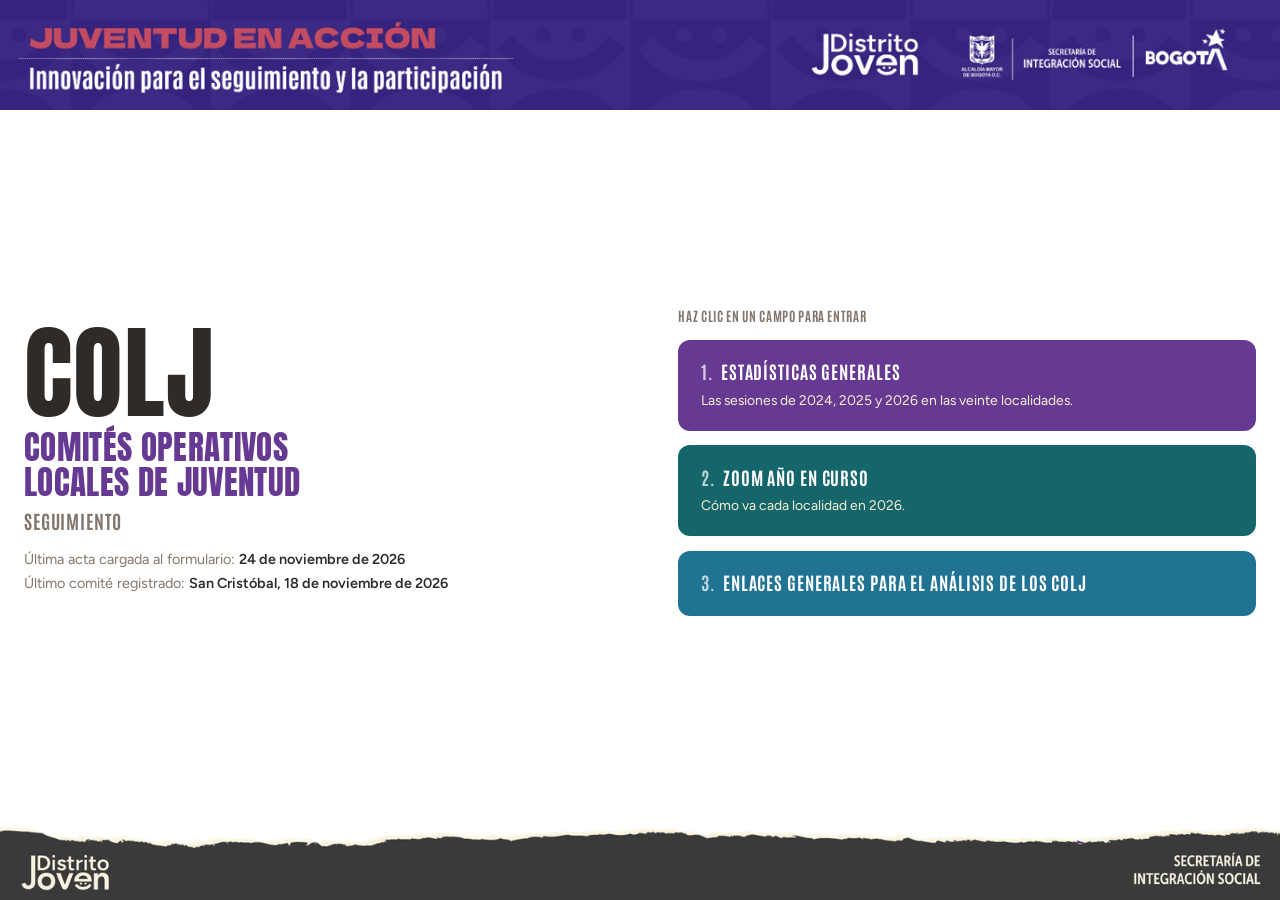
<file: index.html>
<!DOCTYPE html>
<html lang="es-CO">
<head>
<meta charset="utf-8">
<meta name="viewport" content="width=device-width, initial-scale=1">
<title>Revisión COLJ 2026</title>
<link rel="stylesheet" href="recursos/tablero.css">
</head>
<body>

<img class="banner" src="imagenes/Header.png"
     alt="Juventud en acción. Innovación para el seguimiento y la participación.
          Distrito Joven, Secretaría Distrital de Integración Social, Bogotá">

<div class="portada">
  <div class="col-izq">
    <h1>COLJ</h1>
    <p class="nombre-largo">Comités Operativos Locales de Juventud</p>
    <p class="seguimiento">Seguimiento</p>
    <p class="ultimo-registro">
      <span>Última acta cargada al formulario: <b>24 de noviembre de 2026</b></span>
      <span>Último comité registrado: <b>San Cristóbal, 18 de noviembre de 2026</b></span>
    </p>
  </div>

  <div class="col-der">
    <p class="instruccion">Haz clic en un campo para entrar</p>
    <div class="campos" id="campos"></div>
  </div>
</div>


<img class="marca-pie" src="imagenes/marca-pie.png"
     alt="Distrito Joven, Secretaría Distrital de Integración Social">

<script src="datos/datos_colj.js"></script>
<script src="recursos/tablero.js"></script>
<script>pintarCorte();pintarCampos();</script>
</body>
</html>
</file>
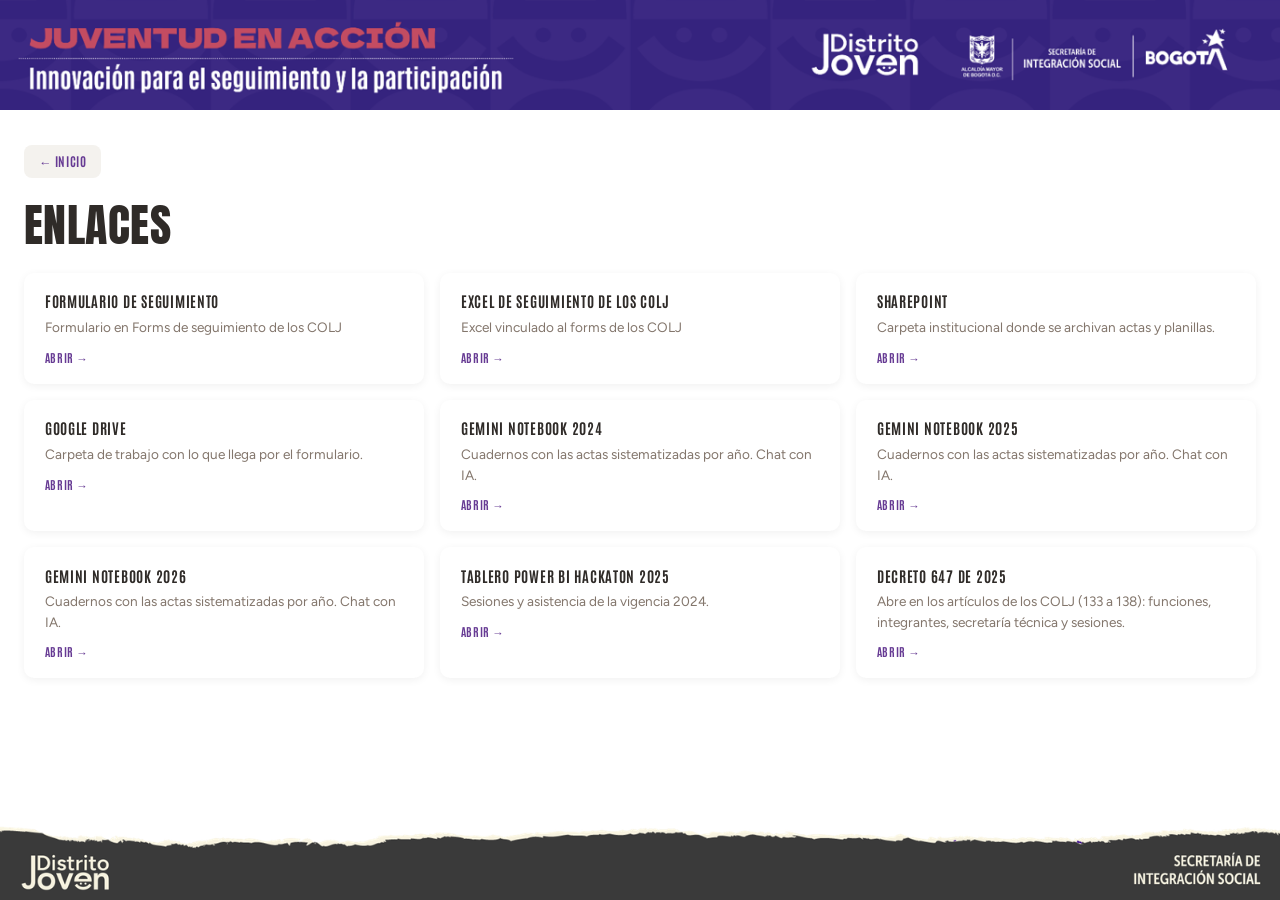
<file: html/enlaces.html>
<!DOCTYPE html>
<html lang="es-CO">
<head>
<meta charset="utf-8">
<meta name="viewport" content="width=device-width, initial-scale=1">
<title>Enlaces · COLJ</title>
<link rel="stylesheet" href="../recursos/tablero.css">
</head>
<body>

<img class="banner" src="../imagenes/Header.png"
     alt="Juventud en acción. Innovación para el seguimiento y la participación.
          Distrito Joven, Secretaría Distrital de Integración Social, Bogotá">

<div class="titulo-zona">
  <a class="volver" href="../index.html">&larr; Inicio</a>
  <h1>Enlaces</h1>
</div>

<div class="container">
  <div class="rejilla" id="enlaces"></div>
</div>


<img class="marca-pie" src="../imagenes/marca-pie.png"
     alt="Distrito Joven, Secretaría Distrital de Integración Social">

<script src="../datos/datos_colj.js"></script>
<script src="../recursos/tablero.js"></script>
<script>pintarCorte();pintarEnlaces();</script>
</body>
</html>
</file>
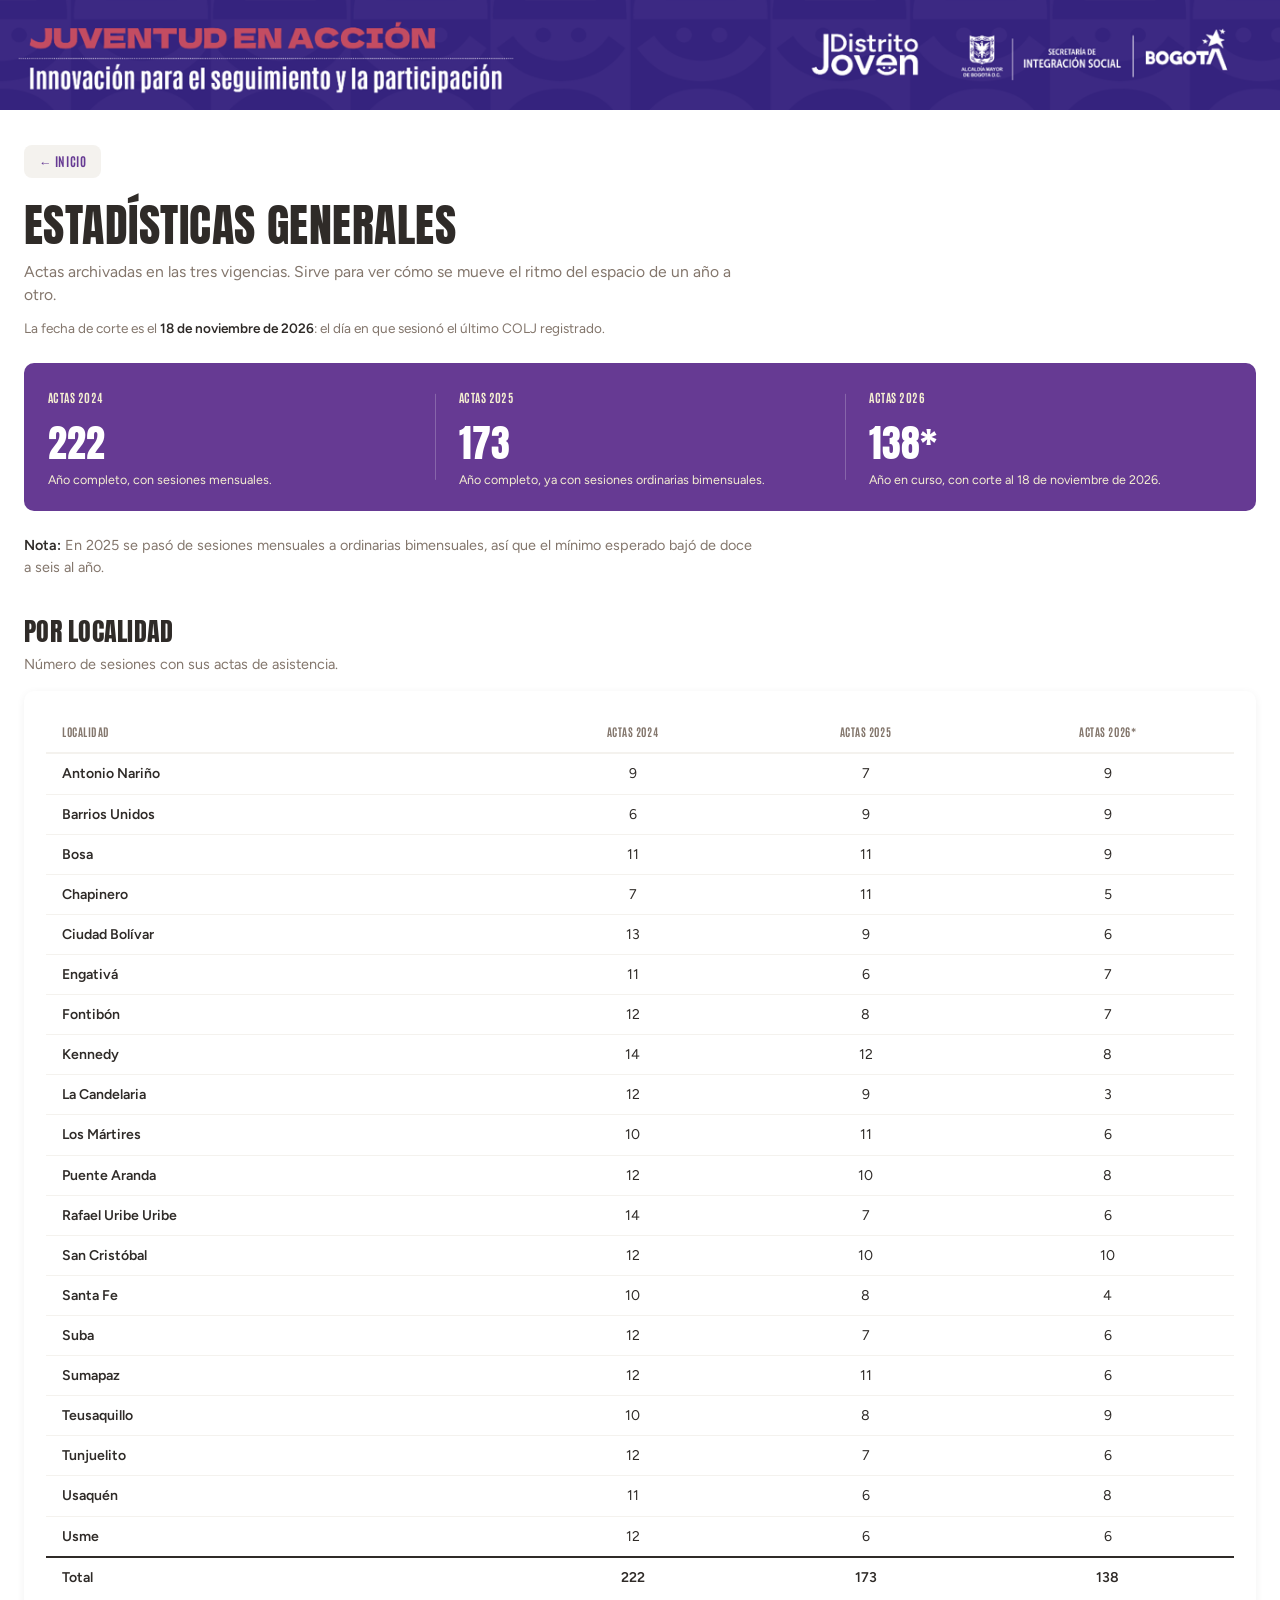
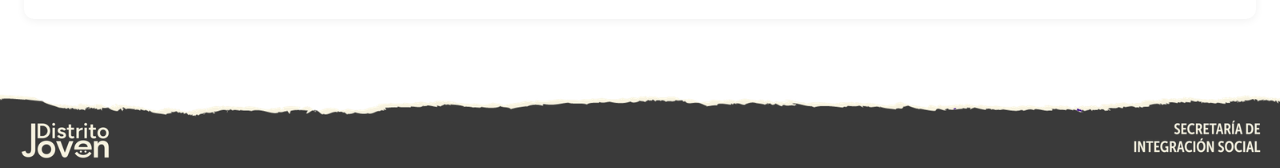
<file: html/estadisticas.html>
<!DOCTYPE html>
<html lang="es-CO">
<head>
<meta charset="utf-8">
<meta name="viewport" content="width=device-width, initial-scale=1">
<title>Estadísticas generales · COLJ</title>
<link rel="stylesheet" href="../recursos/tablero.css">
</head>
<body>

<img class="banner" src="../imagenes/Header.png"
     alt="Juventud en acción. Innovación para el seguimiento y la participación.
          Distrito Joven, Secretaría Distrital de Integración Social, Bogotá">

<div class="titulo-zona">
  <a class="volver" href="../index.html">&larr; Inicio</a>
  <h1>Estadísticas generales</h1>
  <p class="intro">Actas archivadas en las tres vigencias. Sirve para ver cómo
     se mueve el ritmo del espacio de un año a otro.</p>
  <p class="corte-aviso" id="corte-aviso"></p>
</div>

<div class="container">
  <div class="franja" id="franja-anios"></div>

  <p class="nota-general"><strong>Nota:</strong> En 2025 se pasó de sesiones
     mensuales a ordinarias bimensuales, así que el mínimo esperado bajó de
     doce a seis al año.</p>

  <div class="rotulo-seccion">
    <h2>Por localidad</h2>
    <p>Número de sesiones con sus actas de asistencia.</p>
  </div>
  <div class="tarjeta tabla-ancha">
    <table>
      <thead>
        <tr>
          <th>Localidad</th>
          <th>Actas 2024</th>
          <th>Actas 2025</th>
          <th>Actas 2026*</th>
        </tr>
      </thead>
      <tbody id="tabla-serie"></tbody>
    </table>
  </div>
</div>


<img class="marca-pie" src="../imagenes/marca-pie.png"
     alt="Distrito Joven, Secretaría Distrital de Integración Social">

<script src="../datos/datos_colj.js"></script>
<script src="../recursos/tablero.js"></script>
<script>pintarCorte();pintarFranjaAnios();pintarSerie();</script>
</body>
</html>
</file>
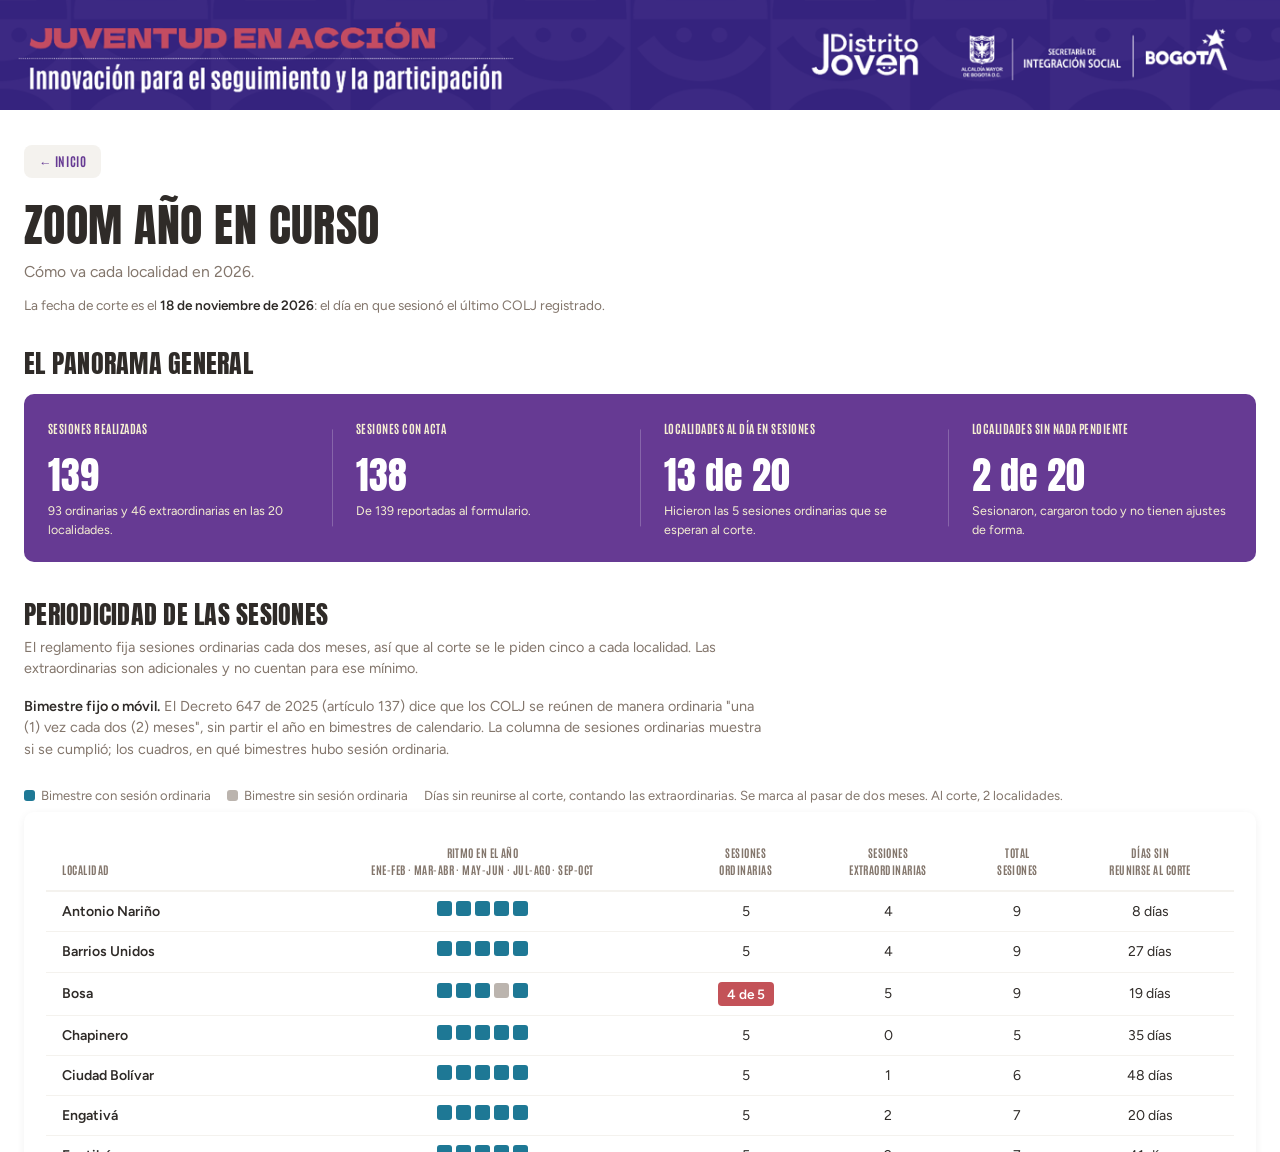
<file: html/periodicidad.html>
<!DOCTYPE html>
<html lang="es-CO">
<head>
<meta charset="utf-8">
<meta name="viewport" content="width=device-width, initial-scale=1">
<meta http-equiv="refresh" content="0; url=zoom.html">
<title>Periodicidad de las sesiones · COLJ</title>
</head>
<body>
<p>La periodicidad de las sesiones ahora está en
   <a href="zoom.html">la página del año</a>.</p>
</body>
</html>
</file>
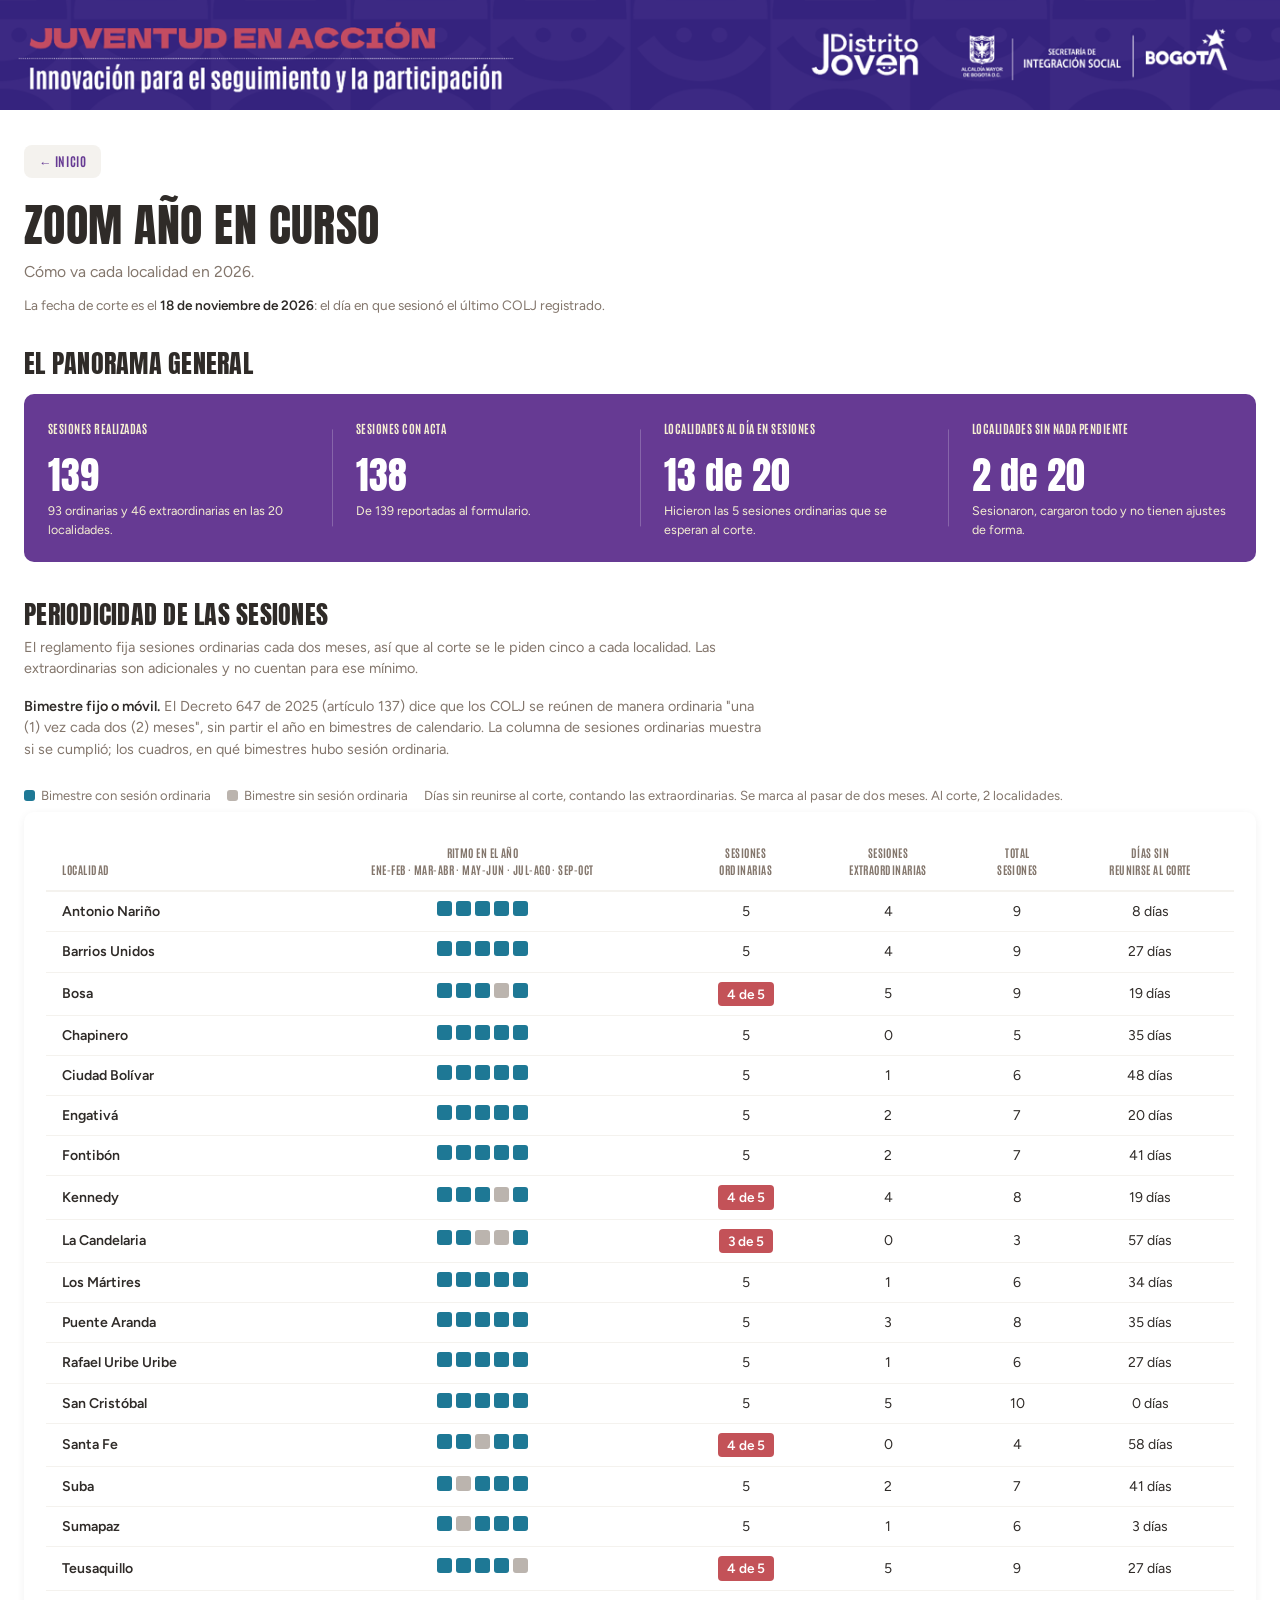
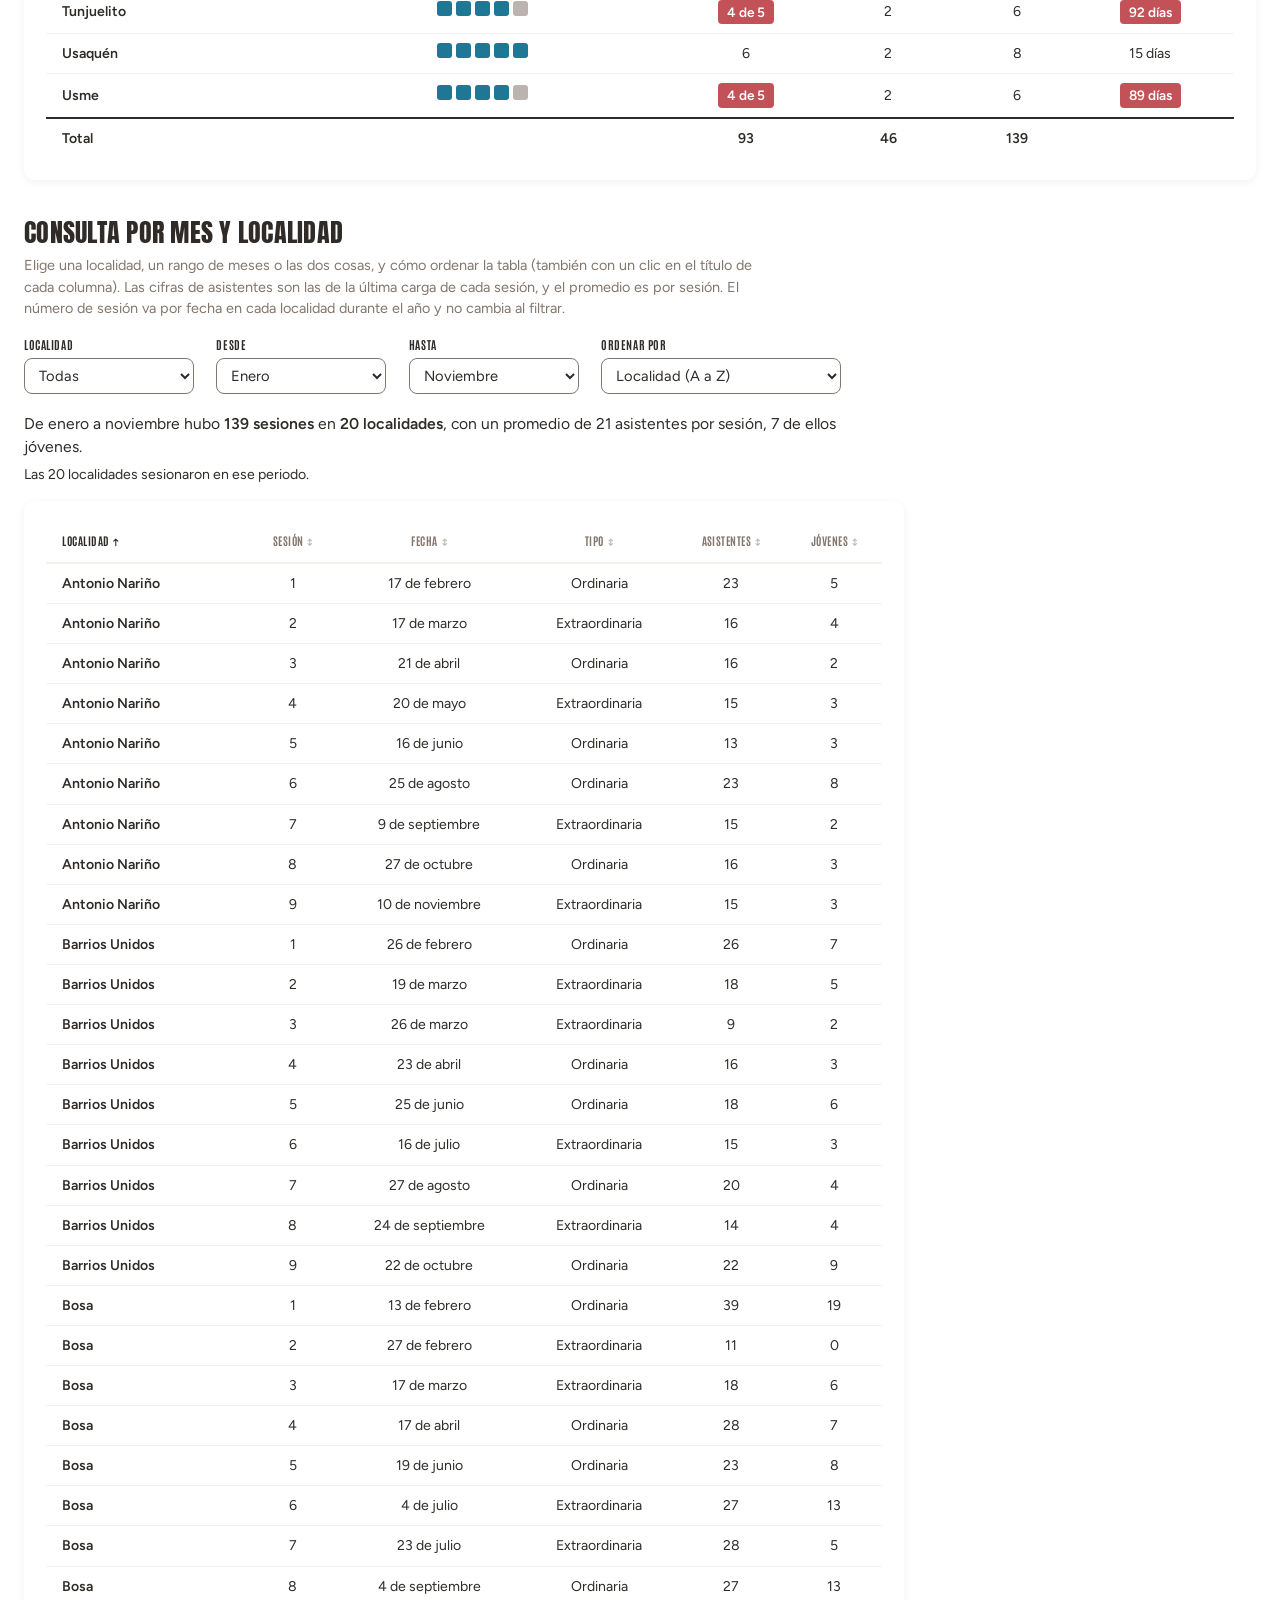
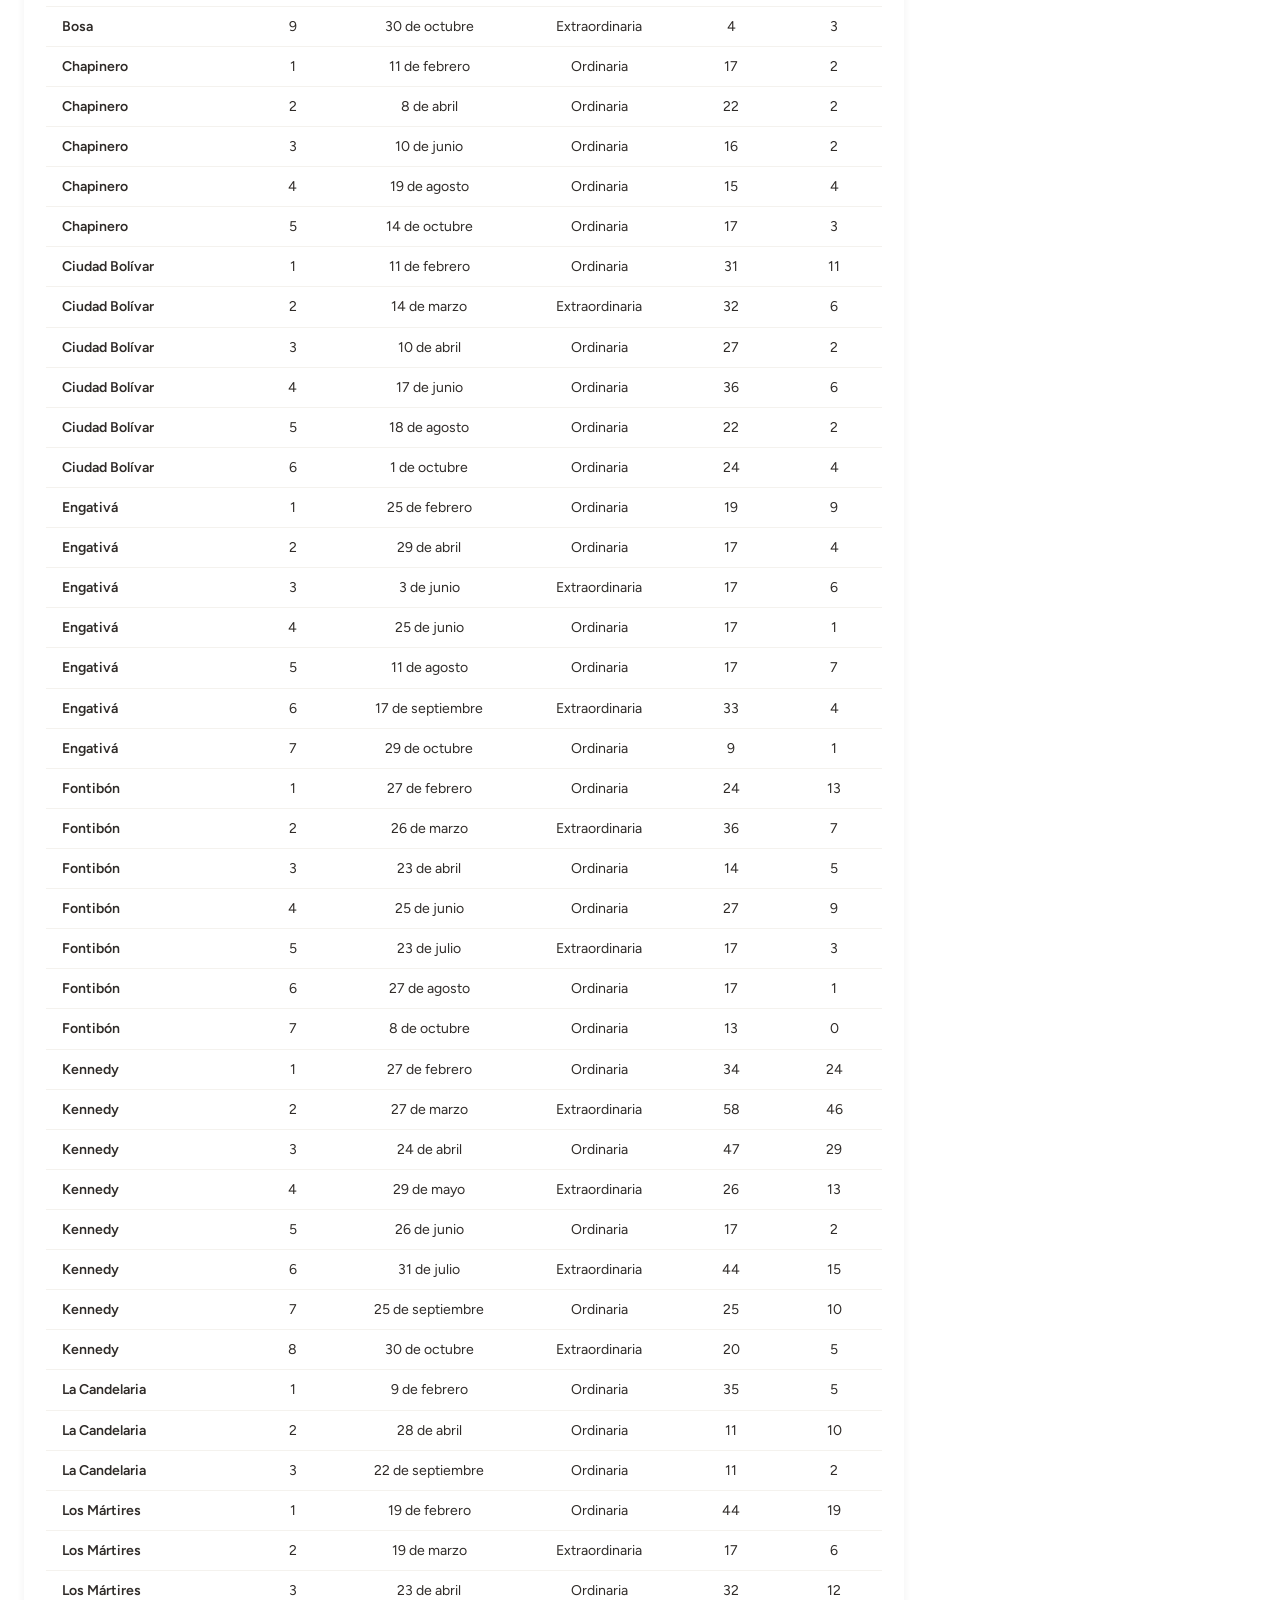
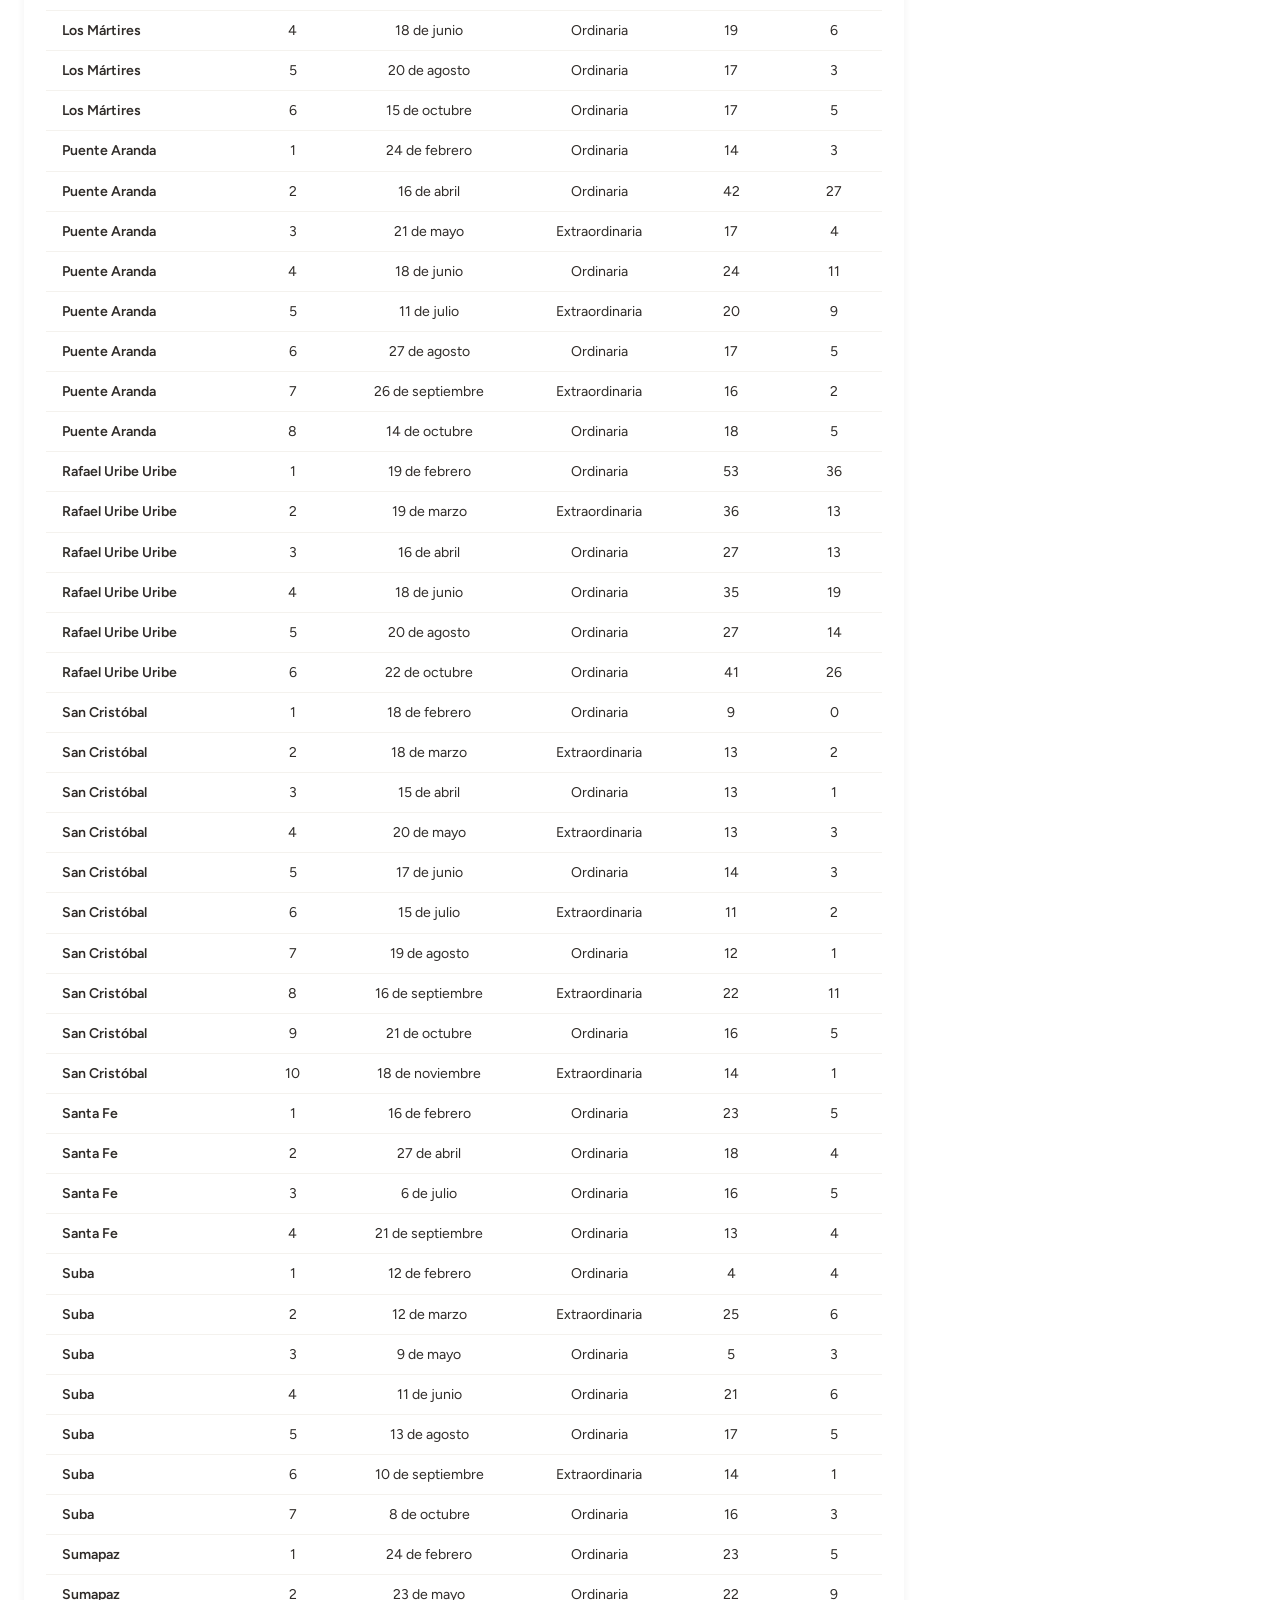
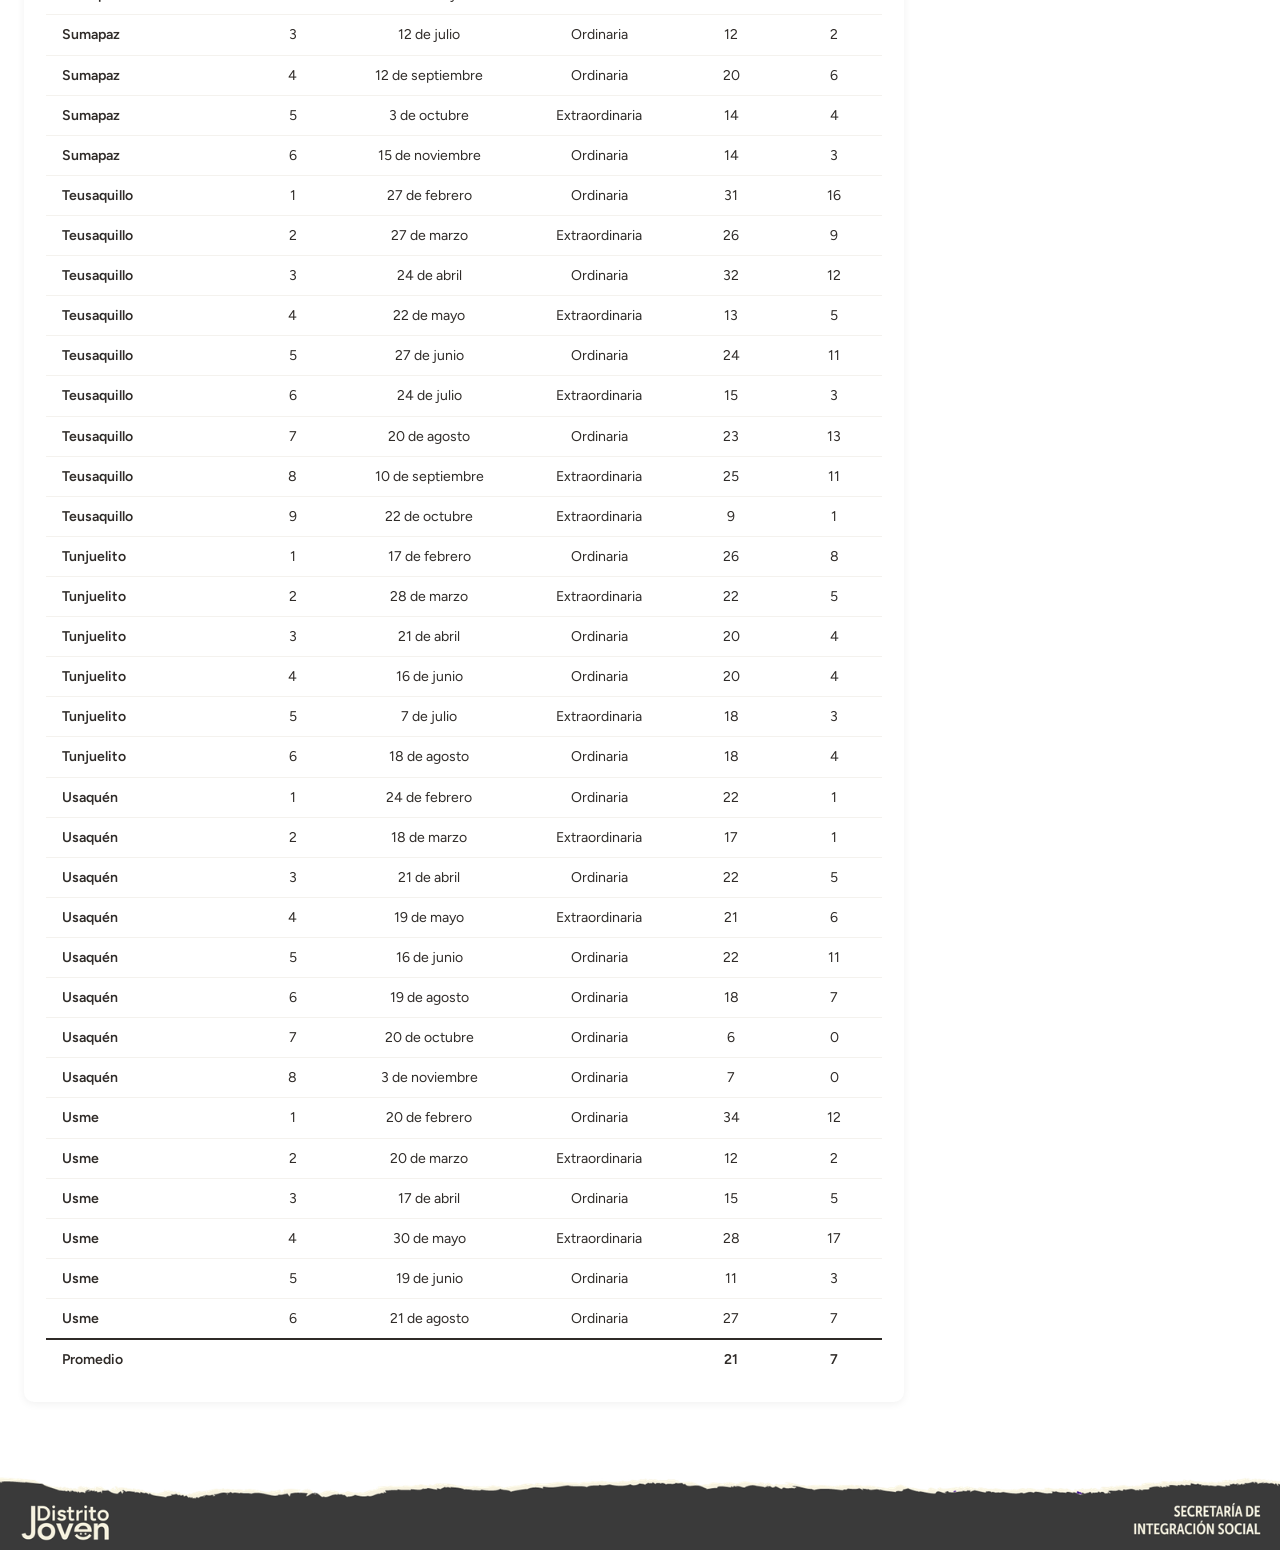
<file: html/zoom.html>
<!DOCTYPE html>
<html lang="es-CO">
<head>
<meta charset="utf-8">
<meta name="viewport" content="width=device-width, initial-scale=1">
<title>Zoom año en curso · COLJ 2026</title>
<link rel="stylesheet" href="../recursos/tablero.css">
</head>
<body>

<img class="banner" src="../imagenes/Header.png"
     alt="Juventud en acción. Innovación para el seguimiento y la participación.
          Distrito Joven, Secretaría Distrital de Integración Social, Bogotá">

<div class="titulo-zona">
  <a class="volver" href="../index.html">&larr; Inicio</a>
  <h1>Zoom año en curso</h1>
  <p class="intro">Cómo va cada localidad en 2026.</p>
  <p class="corte-aviso" id="corte-aviso"></p>
</div>

<div class="container">
  <div class="rotulo-seccion">
    <h2>El panorama general</h2>
  </div>
  <div class="franja" id="franja-general"></div>

  <div class="rotulo-seccion">
    <h2>Periodicidad de las sesiones</h2>
    <p>El reglamento fija sesiones ordinarias cada dos meses, así que al corte
       se le piden cinco a cada localidad. Las extraordinarias son adicionales y
       no cuentan para ese mínimo.</p>
  </div>

  <p class="nota-general"><strong>Bimestre fijo o móvil.</strong> El Decreto
     647 de 2025 (artículo 137) dice que los COLJ se reúnen de manera
     ordinaria "una (1) vez cada dos (2) meses", sin partir el año en
     bimestres de calendario. La columna de sesiones ordinarias muestra si se
     cumplió; los cuadros, en qué bimestres hubo sesión ordinaria.</p>

  <div class="leyenda">
    <div><span class="punto bien"></span>Bimestre con sesión ordinaria</div>
    <div><span class="punto sin"></span>Bimestre sin sesión ordinaria</div>
    <div>Días sin reunirse al corte, contando las extraordinarias. Se marca al
      pasar de dos meses. <span id="resumen-silencio"></span></div>
  </div>
  <div class="tarjeta tabla-ancha">
    <table>
      <thead>
        <tr>
          <th>Localidad</th>
          <th>Ritmo en el año<br>Ene-feb · Mar-abr · May-jun · Jul-ago · Sep-oct</th>
          <th>Sesiones<br>ordinarias</th>
          <th>Sesiones<br>extraordinarias</th>
          <th>Total<br>sesiones</th>
          <th>Días sin<br>reunirse al corte</th>
        </tr>
      </thead>
      <tbody id="tabla-periodicidad"></tbody>
    </table>
  </div>

  <div class="rotulo-seccion">
    <h2>Consulta por mes y localidad</h2>
    <p>Elige una localidad, un rango de meses o las dos cosas, y cómo ordenar
       la tabla (también con un clic en el título de cada columna). Las cifras
       de asistentes son las de la última carga de cada sesión, y el promedio
       es por sesión. El número de sesión va por fecha en cada localidad durante
       el año y no cambia al filtrar.</p>
  </div>
  <div class="filtros">
    <label>Localidad <select id="filtro-localidad"></select></label>
    <label>Desde <select id="filtro-desde"></select></label>
    <label>Hasta <select id="filtro-hasta"></select></label>
    <label>Ordenar por <select id="filtro-orden"></select></label>
    <button type="button" class="quitar" id="quitar-filtros">Quitar filtros</button>
  </div>
  <p class="resumen-consulta" id="resumen-consulta"></p>
  <div class="tarjeta tabla-ancha tabla-consulta">
    <table id="tabla-consulta"></table>
  </div>
</div>


<img class="marca-pie" src="../imagenes/marca-pie.png"
     alt="Distrito Joven, Secretaría Distrital de Integración Social">

<script src="../datos/datos_colj.js"></script>
<script src="../recursos/tablero.js"></script>
<script>pintarCorte();pintarPanorama();pintarPeriodicidad();pintarConsulta();</script>
</body>
</html>
</file>
<file: recursos/tablero.css>
@font-face{font-family:'Anton';font-style:normal;font-weight:400;font-display:swap;src:url([data-uri]) format('woff2');}
@font-face{font-family:'Antonio';font-style:normal;font-weight:700;font-display:swap;src:url([data-uri]) format('woff2');}
@font-face{font-family:'Figtree';font-style:normal;font-weight:400 600;font-display:swap;src:url([data-uri]) format('woff2');}

:root {
  /* Acento del tablero: morado oficial de la paleta Distrito Joven. Se eligió
     por el banner institucional de la cabecera, que es morado, para que la
     pieza se lea completa. El acento es solo cromo, nunca estado: los colores
     de estado van aparte y no se mezclan con este. */
  --acento: #663a93;

  /* Neutros y cremas, los mismos que ya usa tablero-cij, para que las dos
     piezas se lean como del mismo sistema. */
  --crema: #f5efd2;
  --gris-oscuro: #2f2b28;
  --gris: #83766c;
  --gris-claro: #f4f2ee;
  --blanco: #ffffff;

  /* Estados. Escala de dos familias, como pide la nota canónica: azul
     petróleo para lo bueno, gris neutro para el intermedio y rosa coral para
     lo malo. Sin verde ni naranja. */
  --bueno: #1e7895;
  --neutral: #bbb4ae;
  --malo: #c35258;
}
* { box-sizing: border-box; margin: 0; padding: 0; }
/* La página es una columna flexible de alto completo para que la marca del
   pie quede siempre abajo. En páginas cortas, como la portada, se ancla al
   borde inferior de la pantalla en vez de quedar flotando a media altura;
   en las largas fluye después del contenido como cualquier pie. */
body {
  font-family: 'Figtree', 'Segoe UI', sans-serif;
  background: var(--blanco);
  color: var(--gris-oscuro);
  line-height: 1.5;
  display: flex;
  flex-direction: column;
  min-height: 100vh;
}
a { color: inherit; }

/* --------------------------------------------------------------- cabecera */

.banner { display: block; width: 100%; height: auto; }
.container {
  width: 100%; max-width: 1320px; margin: 0 auto; padding: 1.5rem;
}

.titulo-zona {
  width: 100%; max-width: 1320px; margin: 0 auto; padding: 2.2rem 1.5rem 0;
}
.titulo-zona h1 {
  font-family: 'Anton', 'Segoe UI', sans-serif; font-weight: 400;
  text-transform: uppercase; letter-spacing: 0.01em;
  font-size: 2.9rem; line-height: 1.08; color: var(--gris-oscuro);
}
.titulo-zona .intro {
  margin-top: 0.7rem; max-width: 74ch; color: var(--gris); font-size: 0.98rem;
}

/* El volver va arriba del título y en el mismo lugar en todas las páginas
   internas, para que no haya que buscarlo. */
.volver {
  display: inline-block; text-decoration: none;
  font-family: 'Antonio', 'Segoe UI', sans-serif; font-weight: 700;
  text-transform: uppercase; letter-spacing: 0.05em; font-size: 0.78rem;
  color: var(--acento); padding: 7px 15px; border-radius: 8px;
  background: var(--gris-claro); margin-bottom: 1.3rem;
}
.volver:hover { background: var(--acento); color: var(--blanco); }

/* ------------------------------------------------------------- estructura */

.rotulo-seccion { margin: 2.4rem 0 1rem; }
.rotulo-seccion:first-child { margin-top: 0.6rem; }
.rotulo-seccion h2 {
  font-family: 'Anton', 'Segoe UI', sans-serif; font-weight: 400;
  text-transform: uppercase; letter-spacing: 0.01em;
  font-size: 1.6rem; line-height: 1.15; color: var(--gris-oscuro);
}
.rotulo-seccion p {
  margin-top: 0.45rem; max-width: 82ch; color: var(--gris); font-size: 0.9rem;
}

/* Franja de cifras: una sola pieza de color dividida por separadores finos,
   sin tarjetas sueltas ni bordes. */
.franja {
  display: flex; background: var(--acento);
  border-radius: 10px; overflow: hidden; margin-bottom: 1.5rem;
}
.franja .casilla { position: relative; flex: 1; padding: 26px 24px 22px; }
.franja .casilla:not(:first-child)::before {
  content: ''; position: absolute; left: 0; top: 50%;
  width: 1px; height: 58%; background: rgba(255,255,255,0.22);
  transform: translateY(-50%);
}
.franja .rotulo {
  display: block; color: var(--crema);
  font-family: 'Antonio', 'Figtree', sans-serif; font-weight: 700;
  text-transform: uppercase; letter-spacing: 0.04em;
  font-size: 0.74rem; margin-bottom: 18px;
}
.franja .valor {
  font-family: 'Anton', 'Figtree', sans-serif; font-weight: 400;
  font-size: 2.4rem; color: var(--blanco); line-height: 1; margin-bottom: 8px;
}
.franja .glosa { font-size: 0.78rem; color: var(--crema); }
@media (max-width: 860px) {
  .franja { flex-direction: column; }
  .franja .casilla:not(:first-child)::before {
    left: 50%; top: 0; width: 58%; height: 1px; transform: translateX(-50%);
  }
}

.tarjeta {
  background: var(--blanco); border-radius: 10px; padding: 1.4rem;
  box-shadow: 0 2px 8px rgba(0,0,0,0.06); margin-bottom: 1.2rem;
}

/* --------------------------------------------------------------- portada */

/* Portada a dos columnas, como tablero-cij y tablero-ppdj: a la izquierda el
   título grande y las cifras del año, a la derecha los campos que llevan a
   cada parte del tablero. */
.portada {
  width: 100%; max-width: 1320px; margin: 0 auto; padding: 2.6rem 1.5rem 1rem;
  display: grid; grid-template-columns: minmax(320px, 1.05fr) 1fr;
  gap: 3rem;
  /* Crece para ocupar el alto que sobra y centra ahí su contenido: el título
     y los campos quedan a media pantalla en vez de pegados al banner.
     align-items alinea las dos columnas entre sí, align-content centra el
     bloque completo dentro del alto disponible. */
  flex: 1;
  align-items: center;
  align-content: center;
}
@media (max-width: 980px) {
  .portada { grid-template-columns: 1fr; gap: 2rem; }
}
.portada h1 {
  font-family: 'Anton', 'Segoe UI', sans-serif; font-weight: 400;
  text-transform: uppercase; letter-spacing: 0.01em;
  font-size: clamp(4rem, 8vw, 6.4rem); line-height: 0.92;
  color: var(--gris-oscuro);
}
/* El nombre completo del comité va en grande y en el acento, y la palabra
   "Seguimiento" debajo en pequeño y gris: lo que importa es qué instancia es,
   no el tipo de tablero. Antes estaba al revés. */
.portada .nombre-largo {
  font-family: 'Anton', 'Segoe UI', sans-serif; font-weight: 400;
  text-transform: uppercase; letter-spacing: 0.01em;
  font-size: clamp(1.6rem, 2.6vw, 2.2rem); line-height: 1.05;
  color: var(--acento); margin-top: 0.6rem; max-width: 20ch;
}
/* Las dos fechas del registro. El rótulo va en gris y el dato en el gris
   oscuro: son dos hechos distintos y sin ese contraste quedaban con el mismo
   peso. El tamaño no baja de 0.9rem para que el gris secundario mantenga
   contraste suficiente sobre el fondo blanco. */
.portada .ultimo-registro {
  font-size: 0.9rem; color: var(--gris); margin-top: 0.9rem; line-height: 1.7;
}
.portada .ultimo-registro span { display: block; }
.portada .ultimo-registro b { font-weight: 600; color: var(--gris-oscuro); }
.portada .ultimo-registro a {
  font-weight: 600; color: var(--acento); text-underline-offset: 2px;
}

.portada .seguimiento {
  font-family: 'Antonio', 'Segoe UI', sans-serif; font-weight: 700;
  text-transform: uppercase; letter-spacing: 0.045em;
  font-size: clamp(0.95rem, 1.5vw, 1.18rem); line-height: 1.25;
  color: var(--gris); margin-top: 0.55rem;
}

.instruccion {
  font-family: 'Antonio', 'Segoe UI', sans-serif; font-weight: 700;
  text-transform: uppercase; letter-spacing: 0.05em; font-size: 0.82rem;
  color: var(--gris); margin-bottom: 0.9rem;
}

/* Campos de la portada. Se pintan con tres colores de la paleta oficial que
   no se usan para estado en ninguna parte del tablero, para que nadie los lea
   como semáforo: morado, teal y azul cielo. */
.campos { display: flex; flex-direction: column; gap: 0.9rem; }
.campo {
  display: block; text-decoration: none; border-radius: 12px;
  padding: 1.15rem 1.4rem 1.25rem; color: var(--blanco);
  transition: transform 0.15s ease;
}
.campo:hover { transform: translateY(-2px); }
/* Los tres campos llevan texto blanco encima, asi que van en el nivel que
   da contraste suficiente. El teal y el azul cielo base se quedan cortos
   (3,3:1 y 2,8:1 sobre blanco), y por eso se usan sus variantes oscuras ya
   documentadas en la identidad. Con ellas los tres campos pesan parejo y el
   tercero deja de verse lavado al lado del morado. */
.campo:nth-child(1) { background: #663a93; }
.campo:nth-child(2) { background: #14666b; }
.campo:nth-child(3) { background: #217394; }
.campo .titulo-campo {
  font-family: 'Antonio', 'Segoe UI', sans-serif; font-weight: 700;
  text-transform: uppercase; letter-spacing: 0.05em; font-size: 1.12rem;
}
.campo .titulo-campo .num { opacity: 0.72; margin-right: 0.45rem; }
.campo .glosa-campo {
  font-size: 0.87rem; margin-top: 0.3rem; color: var(--crema);
}


/* --------------------------------------------------------------- enlaces */

/* Fichas de enlace externo. Las que todavía no tienen dirección se marcan
   como pendientes y no son clicables, para que se vea el croquis completo. */
.enlace {
  display: block; text-decoration: none; background: var(--blanco);
  border-radius: 10px; padding: 1.1rem 1.3rem;
  box-shadow: 0 2px 8px rgba(0,0,0,0.06);
}
a.enlace:hover { transform: translateY(-2px); }
a.enlace { transition: transform 0.15s ease; }
.enlace .nombre-enlace {
  font-family: 'Antonio', 'Segoe UI', sans-serif; font-weight: 700;
  text-transform: uppercase; letter-spacing: 0.05em; font-size: 0.92rem;
  color: var(--gris-oscuro);
}
.enlace .glosa { font-size: 0.85rem; color: var(--gris); margin-top: 0.3rem; }
.enlace .marca-pendiente {
  display: inline-block; margin-top: 0.7rem; padding: 3px 10px;
  border-radius: 4px; background: var(--gris-claro);
  /* En gris secundario este chip queda en 3,9:1 sobre el gris claro, por
     debajo del umbral. Va en gris oscuro, que es texto de 0,68rem. */
  color: var(--gris-oscuro);
  font-family: 'Antonio', 'Segoe UI', sans-serif; font-weight: 700;
  text-transform: uppercase; letter-spacing: 0.05em; font-size: 0.68rem;
}
.enlace .ir {
  display: block; margin-top: 0.7rem;
  font-family: 'Antonio', 'Segoe UI', sans-serif; font-weight: 700;
  text-transform: uppercase; letter-spacing: 0.05em; font-size: 0.72rem;
  color: var(--acento);
}

/* ---------------------------------------------------------------- tablas */

table { width: 100%; border-collapse: collapse; }
thead th {
  font-family: 'Antonio', 'Segoe UI', sans-serif; font-weight: 700;
  text-transform: uppercase; letter-spacing: 0.04em; font-size: 0.7rem;
  color: var(--gris); padding: 10px 9px 12px; text-align: center;
  border-bottom: 2px solid var(--gris-claro); vertical-align: bottom;
}
thead th:first-child { text-align: left; padding-left: 16px; }
tbody td {
  padding: 9px; text-align: center; font-size: 0.88rem;
  border-bottom: 1px solid var(--gris-claro);
}
tbody td:first-child { text-align: left; padding-left: 16px; font-weight: 600; }
tbody tr:hover td { background: var(--gris-claro); }
tbody tr.total td {
  font-weight: 600; border-top: 2px solid var(--gris-oscuro);
  border-bottom: 0; background: var(--blanco);
}
tbody tr.total:hover td { background: var(--blanco); }

.pastilla {
  display: inline-block; min-width: 28px; padding: 2px 9px; border-radius: 4px;
  font-weight: 600; font-size: 0.85rem;
}
.pastilla.mal { background: var(--malo); color: var(--blanco); }
/* Una cifra sin alerta va en el gris de texto y no en un tono apagado que
   lea como sin dato. */
.neutro { color: var(--gris-oscuro); }

/* Puntos de bimestre: tres casillas que muestran de un vistazo en cuál se
   sesionó y en cuál no. */
.bimestres { display: inline-flex; gap: 4px; }
.bimestres i {
  width: 15px; height: 15px; border-radius: 3px; display: block;
  font-style: normal;
}
.bimestres i.si { background: var(--bueno); }
/* El cuadro de un bimestre sin sesión ordinaria va en el neutral, no en el
   rojo de estado. Desde que el cumplimiento se mide por número de sesiones y
   no por la cuadrícula del calendario, un bimestre vacío es un dato del ritmo
   del año y no un incumplimiento, y el color tiene que decir lo mismo que el
   texto de la página. */
.bimestres i.no { background: var(--neutral); }

/* --------------------------------------------------------- listas y pie */

.rejilla {
  display: grid; grid-template-columns: repeat(auto-fill, minmax(320px, 1fr));
  gap: 1rem;
}
.leyenda {
  display: flex; flex-wrap: wrap; gap: 16px; align-items: center;
  font-size: 0.82rem; color: var(--gris); margin: 0.2rem 0 0.4rem;
}
.leyenda .punto {
  display: inline-block; width: 11px; height: 11px; border-radius: 3px;
  margin-right: 6px; vertical-align: -1px;
}
.leyenda .punto.bien { background: var(--bueno); }
/* Punto descriptivo, no de estado: el bimestre sin ordinaria no es una falta,
   así que no lleva el rojo de las alertas. */
.leyenda .punto.sin { background: var(--neutral); }

/* Nota destacada bajo una franja de cifras: fondo suave, sin borde de color
   ni icono, para que se lea como aclaración y no como alerta. */
/* Aclaración de lectura, no alerta: texto plano, sin fondo ni borde, a la
   misma medida que el resto de los párrafos de la hoja. */
.nota-general {
  font-size: 0.9rem; color: var(--gris);
  margin-bottom: 1.6rem; max-width: 82ch;
}
.nota-general strong { color: var(--gris-oscuro); }

/* Recordatorio del corte, bajo el título de cada página con datos. Texto
   corriente en gris secundario: es una precisión de lectura, no una alerta. */
.corte-aviso {
  font-size: 0.85rem; color: var(--gris); margin-top: 0.7rem;
}
.corte-aviso b { font-weight: 600; color: var(--gris-oscuro); }

.pie-nota {
  font-size: 0.8rem; line-height: 1.6; color: var(--gris); margin-top: 2.4rem;
}
.pie-nota strong { color: var(--gris-oscuro); }
.marca-pie {
  display: block; width: 100%; height: auto;
  margin-top: auto;   /* empuja el pie al fondo cuando sobra alto */
}
/* El aire entre el contenido y el pie lo pone el contenido, porque el margen
   automático de arriba se consume al empujar. */
.container, .portada { padding-bottom: 2.5rem; }

/* ------------------------------------------- consulta por mes y localidad */

/* Tres listas desplegables en fila. El rótulo va en la misma letra de los
   encabezados de tabla, pero en gris oscuro: el gris secundario queda en
   4,4:1 y estos nombran controles, no son bajadas. El borde del select va en
   el gris de texto y no en --neutral, que en este tablero es color de
   estado. */
.filtros { display: flex; flex-wrap: wrap; gap: 0.8rem 1.4rem; margin-bottom: 1.1rem; }
.filtros label {
  display: flex; flex-direction: column; gap: 5px;
  font-family: 'Antonio', 'Segoe UI', sans-serif; font-weight: 700;
  text-transform: uppercase; letter-spacing: 0.05em; font-size: 0.72rem;
  color: var(--gris-oscuro);
}
.filtros select {
  font-family: 'Figtree', 'Segoe UI', sans-serif; font-size: 0.92rem;
  text-transform: none; letter-spacing: 0; color: var(--gris-oscuro);
  padding: 7px 10px; min-width: 170px; cursor: pointer;
  border: 1px solid var(--gris); border-radius: 8px; background: var(--blanco);
}
.filtros select:focus { outline: 2px solid var(--acento); outline-offset: 1px; }
.resumen-consulta {
  font-size: 0.98rem; max-width: 82ch; margin-bottom: 1rem;
}
.resumen-consulta b { font-weight: 600; }
/* Qué localidades no sesionaron es información, no bajada: gris oscuro */
.resumen-consulta .sin-sesion {
  display: block; font-size: 0.88rem; color: var(--gris-oscuro); margin-top: 0.3rem;
}
/* Con cinco o seis columnas, a todo el ancho las cifras quedaban lejos de
   la fecha. Se limita a la medida del texto de arriba. */
.tarjeta.tabla-consulta { max-width: 880px; }
/* Con una sola localidad, la primera columna es el número de sesión: se angosta
   para que no quede lejos de su fecha. */
.tabla-consulta .una-localidad th:first-child,
.tabla-consulta .una-localidad td:first-child { width: 1%; white-space: nowrap; }
/* Quitar filtros: texto en el acento, al pie de las listas. Solo se ve cuando
   algo está distinto del inicio (lo maneja pintarConsulta), así que su
   presencia ya dice que la tabla está filtrada. */
.filtros .quitar {
  align-self: flex-end; background: none; border: 0; cursor: pointer;
  font-family: 'Antonio', 'Segoe UI', sans-serif; font-weight: 700;
  text-transform: uppercase; letter-spacing: 0.05em; font-size: 0.78rem;
  color: var(--acento); padding: 10px 4px;
}
.filtros .quitar:hover { text-decoration: underline; }
.filtros .quitar:focus-visible { outline: 2px solid var(--acento); outline-offset: 2px; }
/* Los títulos de la tabla también ordenan. Se ven como los demás
   encabezados; la columna que ordena va en gris oscuro con su flecha, y las
   otras llevan una flecha doble tenue que avisa que se pueden ordenar. */
.tabla-consulta th button.ordenar {
  background: none; border: 0; padding: 0; margin: 0; cursor: pointer;
  font: inherit; letter-spacing: inherit; text-transform: inherit;
  color: inherit; white-space: nowrap;
}
.tabla-consulta th button.ordenar:hover,
.tabla-consulta th button.activa { color: var(--gris-oscuro); }
.tabla-consulta th button.ordenar:focus-visible {
  outline: 2px solid var(--acento); outline-offset: 2px;
}
.tabla-consulta .flecha {
  width: 0.5em; height: 0.75em; margin-left: 4px; vertical-align: -0.05em;
  overflow: visible;
}
.tabla-consulta th button:not(.activa) .flecha { opacity: 0.5; }
/* "27 de abril" partido en tres renglones no se lee como fecha */
.tabla-consulta td.sin-corte { white-space: nowrap; }
.tabla-consulta .corto { display: none; }

@media (max-width: 700px) {
  /* Localidad arriba a todo el ancho; desde y hasta, que son un par, juntos
     debajo; ordenar por a todo el ancho, para que no se corte la opción de
     asistentes, y el botón de quitar filtros al final. Letra de 16 px para
     que el iPhone no haga zoom al tocar. */
  .filtros label { flex: 1 1 120px; }
  .filtros label:first-child, .filtros label:last-of-type { flex-basis: 100%; }
  .filtros select { min-width: 0; width: 100%; font-size: 1rem; }
  /* En el celular el mes, el tipo y algunos títulos van abreviados, y la
     tarjeta con menos margen, para que la consulta de una localidad quepa
     entera en 375 px */
  .tabla-consulta .largo { display: none; }
  .tabla-consulta .corto { display: inline; }
  .tarjeta.tabla-consulta { padding: 0.8rem 0.4rem; }
  /* La consulta tiene pocas columnas: no necesita el ancho mínimo de las
     demás tablas. Si aun así no cabe, la primera columna queda fija al
     desplazar. */
  .tabla-consulta table { min-width: 0; }
  .tabla-consulta td, .tabla-consulta th { padding-left: 6px; padding-right: 6px; }
  .tabla-consulta td:first-child, .tabla-consulta th:first-child {
    position: sticky; left: 0; background: var(--blanco); z-index: 1;
  }
  /* La celda fija se pinta con el resto de la fila al pasar por encima */
  .tabla-consulta tbody tr:not(.total):hover td:first-child {
    background: var(--gris-claro);
  }
}

@media (max-width: 700px) {
  .titulo-zona h1 { font-size: 2rem; }
  .rotulo-seccion h2 { font-size: 1.3rem; }
  .tabla-ancha { overflow-x: auto; }
  table { min-width: 640px; }
}
</file>
